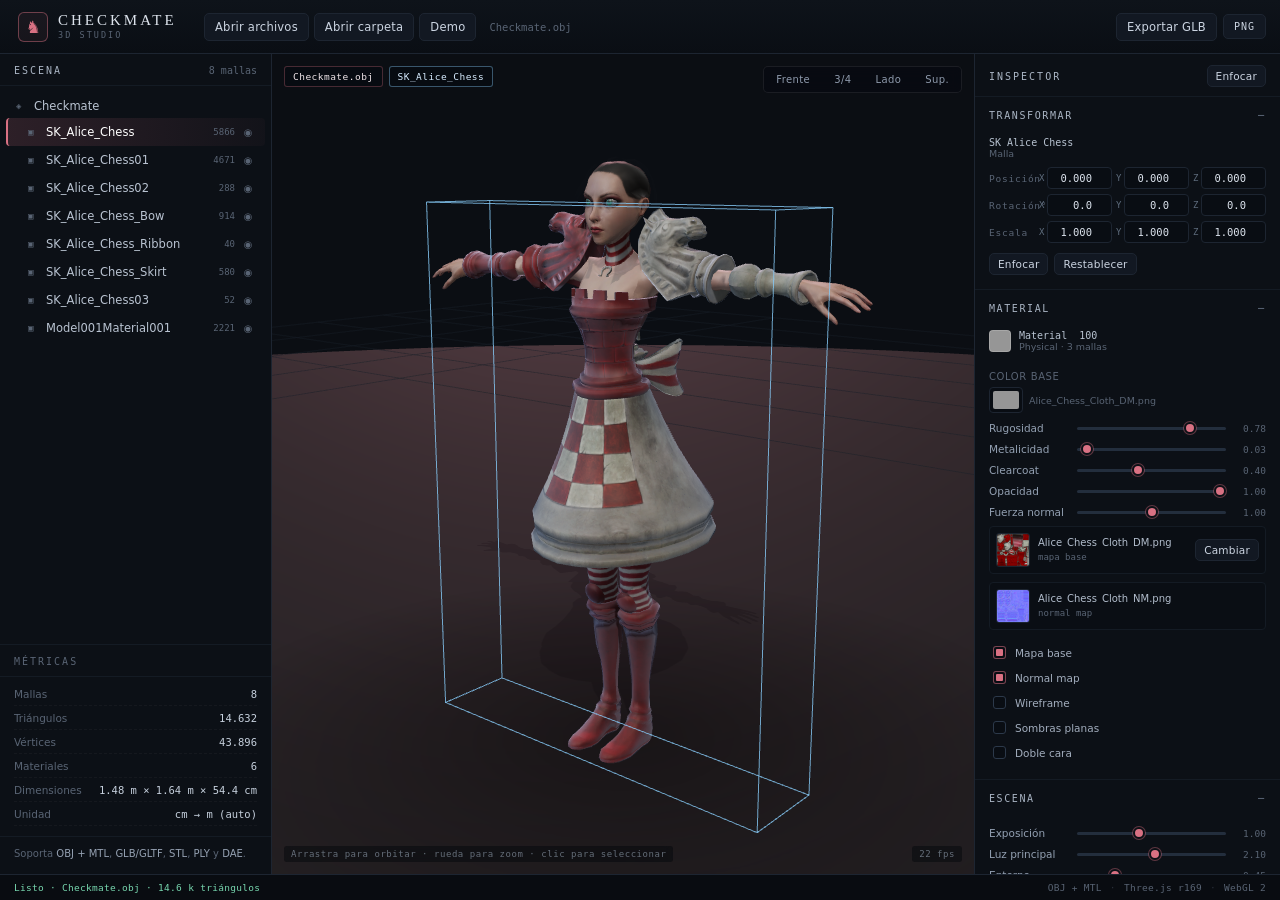
<file: index.html>
<!doctype html>
<html lang="es">
<head>
  <meta charset="utf-8" />
  <meta name="viewport" content="width=device-width, initial-scale=1" />
  <title>Checkmate Studio · visor y editor 3D</title>
  <meta name="description" content="Visor y editor 3D ligero en el navegador para OBJ/MTL, GLB/GLTF, STL, PLY y DAE. Carga Checkmate.obj, inspecciona materiales, edita transformaciones y exporta GLB." />
  <link rel="stylesheet" href="./studio.css" />
</head>
<body>
  <div class="app">
    <header class="topbar">
      <div class="brand">
        <span class="brand__glyph" aria-hidden="true">♞</span>
        <div class="brand__text">
          <strong>CHECKMATE</strong>
          <span>3D studio</span>
        </div>
      </div>

      <nav class="filebar" aria-label="Archivo">
        <button type="button" data-action="open-files">Abrir archivos</button>
        <button type="button" data-action="open-folder">Abrir carpeta</button>
        <button type="button" data-action="load-demo">Demo</button>
        <span id="file-label" class="file-label" title="Archivo actual">—</span>
      </nav>

      <div class="topbar__actions">
        <button type="button" class="btn btn--ghost only-mobile" data-action="toggle-left">Escena</button>
        <button type="button" class="btn btn--ghost only-mobile" data-action="toggle-right">Inspector</button>
        <button type="button" class="btn" data-action="export">Exportar GLB</button>
        <button type="button" class="btn btn--icon" data-action="shot" title="Guardar captura PNG">PNG</button>
      </div>
    </header>

    <aside class="panel panel--left" id="panel-left" aria-label="Escena y jerarquía">
      <div class="panel__head">
        <h2>Escena</h2>
        <span class="panel__meta" id="scene-count">—</span>
      </div>
      <div class="tree" id="tree" role="tree" aria-label="Jerarquía del modelo"></div>
      <div class="panel__section">
        <div class="panel__head"><h3>Métricas</h3></div>
        <dl class="stats" id="stats">
          <div><dt>Mallas</dt><dd>—</dd></div>
          <div><dt>Triángulos</dt><dd>—</dd></div>
          <div><dt>Vértices</dt><dd>—</dd></div>
          <div><dt>Materiales</dt><dd>—</dd></div>
          <div><dt>Dimensiones</dt><dd>—</dd></div>
        </dl>
      </div>
      <div class="panel__foot">
        <p>Soporta <b>OBJ + MTL</b>, <b>GLB/GLTF</b>, <b>STL</b>, <b>PLY</b> y <b>DAE</b>.</p>
      </div>
    </aside>

    <main class="viewport" id="viewport">
      <canvas id="view"></canvas>

      <div class="vp vp--tl">
        <span class="chip chip--strong" id="model-name">Checkmate</span>
        <span class="chip" id="selection-label">Sin selección</span>
      </div>

      <div class="vp vp--tr views" role="group" aria-label="Vistas de cámara">
        <button type="button" data-view="front">Frente</button>
        <button type="button" data-view="three">3/4</button>
        <button type="button" data-view="side">Lado</button>
        <button type="button" data-view="top">Sup.</button>
      </div>

      <div class="vp vp--bl">
        <span>Arrastra para orbitar · rueda para zoom · clic para seleccionar</span>
      </div>
      <div class="vp vp--br">
        <span id="fps">— fps</span>
      </div>

      <div class="drop" id="drop">
        <div>
          <strong>Suelta los archivos aquí</strong>
          <span>modelo + .mtl + texturas · o un único .glb / .stl / .ply</span>
        </div>
      </div>

      <div class="viewer-loading" id="viewer-loading">
        <span class="spinner" aria-hidden="true"></span>
        <p id="loading-text">Cargando Checkmate.obj…</p>
      </div>

      <div class="close-panels" id="close-panels" aria-hidden="true"></div>
    </main>

    <aside class="panel panel--right" id="panel-right" aria-label="Inspector">
      <div class="panel__head">
        <h2>Inspector</h2>
        <button type="button" class="btn btn--tiny" id="focus-btn">Enfocar</button>
      </div>
      <div class="panel__scroll">
        <details class="group" open>
          <summary>Transformar</summary>
          <div id="transform" class="group__body"></div>
        </details>

        <details class="group" open>
          <summary>Material</summary>
          <div id="material" class="group__body"></div>
        </details>

        <details class="group" open>
          <summary>Escena</summary>
          <div class="group__body">
            <label class="slider">
              <span>Exposición</span>
              <input type="range" id="exposure" min="0.3" max="2" step="0.01" value="1" />
              <output id="exposure-out">1.00</output>
            </label>
            <label class="slider">
              <span>Luz principal</span>
              <input type="range" id="key-light" min="0" max="4" step="0.05" value="2.1" />
              <output id="key-light-out">2.10</output>
            </label>
            <label class="slider">
              <span>Entorno</span>
              <input type="range" id="env-intensity" min="0" max="2" step="0.02" value="0.45" />
              <output id="env-intensity-out">0.45</output>
            </label>

            <div class="field">
              <span class="field__label">Fondo</span>
              <div class="swatches" id="swatches">
                <button type="button" class="swatch is-on" data-bg="studio" style="--c:#0b0e13" title="Estudio"></button>
                <button type="button" class="swatch" data-bg="midnight" style="--c:#04060b" title="Medianoche"></button>
                <button type="button" class="swatch" data-bg="ink" style="--c:#111827" title="Tinta"></button>
                <button type="button" class="swatch" data-bg="wine" style="--c:#1b0c12" title="Borgoña"></button>
                <button type="button" class="swatch" data-bg="paper" style="--c:#d7dde5" title="Papel"></button>
              </div>
            </div>

            <div class="toggles">
              <label class="check"><input type="checkbox" id="t-floor" checked /> Suelo</label>
              <label class="check"><input type="checkbox" id="t-grid" checked /> Cuadrícula</label>
              <label class="check"><input type="checkbox" id="t-shadows" checked /> Sombras</label>
              <label class="check"><input type="checkbox" id="t-rotate" /> Órbita</label>
              <label class="check"><input type="checkbox" id="t-wire" /> Wireframe</label>
              <label class="check"><input type="checkbox" id="t-skeleton" /> Esqueleto</label>
            </div>

            <div class="field">
              <span class="field__label">Escala del modelo</span>
              <div class="inline">
                <input type="number" id="model-scale" step="0.01" min="0.001" max="1000" value="1" />
                <button type="button" class="btn btn--tiny" id="apply-scale">Aplicar</button>
              </div>
            </div>
          </div>
        </details>
      </div>
    </aside>

    <footer class="statusbar">
      <span id="status">Iniciando…</span>
      <span class="statusbar__right"><span id="format-info">—</span><span class="sep">·</span>Three.js r169<span class="sep">·</span>WebGL 2</span>
    </footer>
  </div>

  <input id="file-input" type="file" multiple hidden
         accept=".obj,.mtl,.glb,.gltf,.bin,.stl,.ply,.dae,.png,.jpg,.jpeg,.webp,.tga,.bmp" />
  <input id="folder-input" type="file" webkitdirectory multiple hidden />
  <input id="texture-input" type="file" accept="image/*" hidden />

  <div id="toast" class="toast" role="status" aria-live="polite"></div>

  <script type="importmap">
  {
    "imports": {
      "three": "./vendor/three/build/three.module.js",
      "three/addons/": "./vendor/three/addons/"
    }
  }
  </script>
  <script type="module" src="./studio/main.js"></script>
</body>
</html>
</file>
<file: studio.css>
:root {
  --bg: #07090d;
  --panel: #0c1016;
  --panel-2: #10151d;
  --panel-3: #151b25;
  --line: #1d2531;
  --line-soft: #141b24;
  --text: #dde3ec;
  --muted: #7f8b9c;
  --faint: #596474;
  --accent: #d97183;
  --accent-soft: rgba(217, 113, 131, 0.14);
  --cyan: #85c9f6;
  --ok: #77d6ae;
  --topbar: 54px;
  --status: 26px;
  --left: 272px;
  --right: 306px;
  --mono: ui-monospace, "Cascadia Mono", "SFMono-Regular", Consolas, monospace;
  --sans: "Segoe UI", system-ui, -apple-system, "Helvetica Neue", sans-serif;
  color-scheme: dark;
}

* { box-sizing: border-box; }

html, body {
  margin: 0;
  height: 100%;
  background: var(--bg);
  color: var(--text);
  font-family: var(--sans);
  font-size: 13px;
  overflow: hidden;
  -webkit-font-smoothing: antialiased;
}

button, input, select { font: inherit; color: inherit; }
button { cursor: pointer; }

.app {
  display: grid;
  grid-template-columns: var(--left) minmax(0, 1fr) var(--right);
  grid-template-rows: var(--topbar) minmax(0, 1fr) var(--status);
  height: 100vh;
  height: 100dvh;
}

/* ------------------------------- topbar ------------------------------- */
.topbar {
  grid-column: 1 / -1;
  display: flex;
  align-items: center;
  gap: 18px;
  padding: 0 14px 0 18px;
  border-bottom: 1px solid var(--line);
  background: linear-gradient(180deg, #0e131a, #0a0e14);
  z-index: 40;
}

.brand { display: flex; align-items: center; gap: 10px; min-width: 168px; }

.brand__glyph {
  display: grid;
  place-items: center;
  width: 30px;
  height: 30px;
  border: 1px solid rgba(217, 113, 131, 0.45);
  border-radius: 6px;
  color: var(--accent);
  font-size: 17px;
  background: rgba(217, 113, 131, 0.06);
}

.brand__text { display: flex; flex-direction: column; line-height: 1.05; }
.brand__text strong {
  font-family: Georgia, "Times New Roman", serif;
  font-weight: 400;
  font-size: 15px;
  letter-spacing: 0.2em;
}
.brand__text span {
  font-family: var(--mono);
  font-size: 8.5px;
  letter-spacing: 0.24em;
  text-transform: uppercase;
  color: var(--faint);
  margin-top: 3px;
}

.filebar { display: flex; align-items: center; gap: 5px; flex: 1; min-width: 0; }

.filebar button, .btn {
  appearance: none;
  border: 1px solid var(--line);
  background: #121822;
  color: #cbd4e1;
  border-radius: 5px;
  padding: 6px 10px;
  font-size: 11.5px;
  letter-spacing: 0.02em;
  transition: border-color 0.18s ease, background 0.18s ease, color 0.18s ease;
  white-space: nowrap;
}
.filebar button:hover, .btn:hover { border-color: #334153; background: #18202c; color: #fff; }
.filebar button:active, .btn:active { transform: translateY(1px); }
.filebar button:focus-visible, .btn:focus-visible,
input:focus-visible, select:focus-visible, summary:focus-visible {
  outline: 1px solid var(--cyan);
  outline-offset: 1px;
}

.file-label {
  margin-left: 8px;
  min-width: 0;
  overflow: hidden;
  text-overflow: ellipsis;
  white-space: nowrap;
  font-family: var(--mono);
  font-size: 10.5px;
  color: var(--faint);
}

.topbar__actions { display: flex; align-items: center; gap: 6px; }
.btn--icon { font-family: var(--mono); font-size: 10px; letter-spacing: 0.1em; }
.btn--ghost { background: transparent; }
.btn--tiny { padding: 4px 8px; font-size: 10.5px; }
.only-mobile { display: none; }

/* ------------------------------- paneles ------------------------------- */
.panel {
  min-height: 0;
  background: var(--panel);
  display: flex;
  flex-direction: column;
  z-index: 20;
}
.panel--left { border-right: 1px solid var(--line); }
.panel--right { border-left: 1px solid var(--line); }

.panel__head {
  display: flex;
  align-items: center;
  justify-content: space-between;
  gap: 8px;
  padding: 11px 14px 9px;
  border-bottom: 1px solid var(--line-soft);
}
.panel__head h2, .panel__head h3 {
  margin: 0;
  font-family: var(--mono);
  font-size: 10px;
  font-weight: 500;
  letter-spacing: 0.2em;
  text-transform: uppercase;
  color: #aab5c4;
}
.panel__head h3 { color: var(--faint); }
.panel__meta {
  font-family: var(--mono);
  font-size: 10px;
  color: var(--faint);
}

.tree {
  flex: 1;
  overflow: auto;
  padding: 8px 6px;
  min-height: 120px;
}

.tree-node {
  display: flex;
  align-items: center;
  gap: 4px;
  width: 100%;
  border: 0;
  background: transparent;
  color: #b9c3d1;
  text-align: left;
  padding: 5px 8px 5px calc(8px + var(--depth, 0) * 12px);
  border-radius: 4px;
  border-left: 2px solid transparent;
  font-size: 11.5px;
}
.tree-node:hover { background: #131a24; color: #fff; }
.tree-node.is-selected {
  background: linear-gradient(90deg, rgba(217, 113, 131, 0.16), rgba(217, 113, 131, 0.03));
  border-left-color: var(--accent);
  color: #fff;
}
.tree-node.is-hidden { opacity: 0.42; }
.tree-node__glyph {
  width: 14px;
  flex: none;
  font-family: var(--mono);
  font-size: 9px;
  color: var(--faint);
}
.tree-node__name { flex: 1; min-width: 0; overflow: hidden; text-overflow: ellipsis; white-space: nowrap; }
.tree-node__count { font-family: var(--mono); font-size: 9px; color: var(--faint); }
.tree-node__eye {
  flex: none;
  width: 18px;
  height: 18px;
  display: grid;
  place-items: center;
  border: 0;
  border-radius: 3px;
  background: transparent;
  color: var(--faint);
  font-size: 10px;
  padding: 0;
}
.tree-node__eye:hover { background: #202a37; color: #fff; }

.panel__section { border-top: 1px solid var(--line-soft); }
.stats { margin: 0; padding: 6px 14px 10px; display: grid; gap: 1px; }
.stats > div {
  display: flex;
  justify-content: space-between;
  gap: 12px;
  padding: 5px 0;
  border-bottom: 1px dashed rgba(255, 255, 255, 0.035);
}
.stats dt { color: var(--faint); font-size: 10.5px; }
.stats dd {
  margin: 0;
  font-family: var(--mono);
  font-size: 10.5px;
  color: #c6d0dd;
  text-align: right;
}
.panel__foot { padding: 9px 14px 12px; border-top: 1px solid var(--line-soft); }
.panel__foot p { margin: 0; font-size: 10px; line-height: 1.6; color: var(--faint); }
.panel__foot b { color: #96a2b3; font-weight: 500; }

.panel__scroll { overflow: auto; flex: 1; padding-bottom: 20px; }
.group { border-bottom: 1px solid var(--line-soft); }
.group summary {
  list-style: none;
  cursor: pointer;
  padding: 11px 14px;
  font-family: var(--mono);
  font-size: 10px;
  letter-spacing: 0.16em;
  text-transform: uppercase;
  color: #a9b4c3;
  display: flex;
  align-items: center;
  justify-content: space-between;
  user-select: none;
}
.group summary::-webkit-details-marker { display: none; }
.group summary::after {
  content: "＋";
  color: var(--faint);
  font-size: 12px;
}
.group[open] summary::after { content: "−"; }
.group summary:hover { color: #fff; background: #111720; }
.group__body { padding: 2px 14px 14px; }

.empty {
  padding: 16px 2px;
  color: var(--faint);
  font-size: 11px;
  line-height: 1.6;
}

/* ------------------------------- campos ------------------------------- */
.field { margin-top: 11px; }
.field__label {
  display: block;
  margin-bottom: 5px;
  font-size: 10px;
  letter-spacing: 0.06em;
  color: var(--faint);
  text-transform: uppercase;
}
.inline { display: flex; gap: 6px; align-items: center; }

input[type="number"], select, input[type="text"] {
  width: 100%;
  border: 1px solid var(--line);
  background: #090d13;
  border-radius: 4px;
  padding: 5px 7px;
  font-family: var(--mono);
  font-size: 10.5px;
  color: #dbe2ec;
}
input[type="number"]:hover, select:hover { border-color: #2c394a; }
select { padding: 5px 6px; }

.transform-row {
  display: grid;
  grid-template-columns: 44px 1fr;
  align-items: center;
  gap: 6px;
  margin-bottom: 5px;
}
.transform-row > span {
  font-family: var(--mono);
  font-size: 9.5px;
  color: var(--faint);
  letter-spacing: 0.08em;
}
.xyz { display: grid; grid-template-columns: repeat(3, 1fr); gap: 4px; }
.xyz label { display: flex; align-items: center; gap: 3px; }
.xyz label b { font-family: var(--mono); font-size: 9px; font-weight: 400; color: #5f6d7e; }
.xyz input { padding: 4px 4px; text-align: right; }

.slider {
  display: grid;
  grid-template-columns: 78px 1fr 34px;
  align-items: center;
  gap: 8px;
  margin-top: 9px;
}
.slider > span { font-size: 10.5px; color: #93a0b2; }
.slider output { font-family: var(--mono); font-size: 9.5px; color: var(--faint); text-align: right; }
input[type="range"] {
  appearance: none;
  width: 100%;
  height: 3px;
  border-radius: 2px;
  background: #232e3d;
  outline: none;
}
input[type="range"]::-webkit-slider-thumb {
  appearance: none;
  width: 12px;
  height: 12px;
  border-radius: 50%;
  background: var(--accent);
  border: 2px solid #0c1016;
  box-shadow: 0 0 0 1px rgba(217, 113, 131, 0.4);
}
input[type="range"]::-moz-range-thumb {
  width: 10px; height: 10px; border-radius: 50%; background: var(--accent); border: 2px solid #0c1016;
}

.swatches { display: flex; gap: 6px; }
.swatch {
  width: 22px;
  height: 22px;
  border-radius: 3px;
  border: 1px solid rgba(255, 255, 255, 0.12);
  background: var(--c);
  padding: 0;
  position: relative;
}
.swatch.is-on { border-color: var(--accent); box-shadow: 0 0 0 1px rgba(217, 113, 131, 0.35); }
.swatch.is-on::after {
  content: "";
  position: absolute;
  inset: 6px;
  border: 1px solid rgba(255, 255, 255, 0.7);
  border-radius: 1px;
}

.toggles { display: grid; grid-template-columns: 1fr 1fr; gap: 3px 8px; margin-top: 12px; }
.check {
  display: flex;
  align-items: center;
  gap: 6px;
  font-size: 10.5px;
  color: #a2adbd;
  padding: 3px 0;
  cursor: pointer;
}
.check input {
  appearance: none;
  width: 13px;
  height: 13px;
  border: 1px solid #2c394a;
  border-radius: 3px;
  background: #090d13;
  display: grid;
  place-items: center;
  flex: none;
}
.check input::after {
  content: "";
  width: 7px;
  height: 7px;
  border-radius: 1px;
  background: var(--accent);
  transform: scale(0);
  transition: transform 0.12s ease;
}
.check input:checked::after { transform: scale(1); }
.check input:checked { border-color: rgba(217, 113, 131, 0.55); }

/* material */
.mat-head {
  display: flex;
  align-items: center;
  gap: 8px;
  padding: 2px 0 8px;
}
.mat-swatch {
  width: 22px;
  height: 22px;
  border-radius: 4px;
  border: 1px solid rgba(255, 255, 255, 0.16);
  flex: none;
}
.mat-name {
  font-family: var(--mono);
  font-size: 10px;
  color: #b8c3d1;
  overflow: hidden;
  text-overflow: ellipsis;
  white-space: nowrap;
}
.mat-type { font-size: 9.5px; color: var(--faint); }

.tex-row {
  display: flex;
  align-items: center;
  gap: 8px;
  margin-top: 8px;
  padding: 6px;
  border: 1px solid var(--line-soft);
  border-radius: 4px;
  background: #0a0e14;
}
.tex-row img {
  width: 34px;
  height: 34px;
  object-fit: cover;
  border-radius: 3px;
  background: #06090d;
  border: 1px solid var(--line);
  flex: none;
}
.tex-row__meta { flex: 1; min-width: 0; }
.tex-row__meta b {
  display: block;
  font-weight: 400;
  font-size: 10px;
  color: #b2bdcc;
  overflow: hidden;
  text-overflow: ellipsis;
  white-space: nowrap;
}
.tex-row__meta span { font-family: var(--mono); font-size: 9px; color: var(--faint); }

.checkline {
  display: flex;
  align-items: center;
  justify-content: space-between;
  gap: 8px;
  padding: 5px 0;
  font-size: 10.5px;
  color: #9aa5b5;
  border-bottom: 1px dashed rgba(255, 255, 255, 0.035);
}
.checkline input { flex: none; }

.color-line { display: flex; gap: 6px; align-items: center; }
input[type="color"] {
  appearance: none;
  width: 34px;
  height: 26px;
  padding: 0;
  border: 1px solid var(--line);
  background: #090d13;
  border-radius: 4px;
}
input[type="color"]::-webkit-color-swatch-wrapper { padding: 3px; }
input[type="color"]::-webkit-color-swatch { border: 0; border-radius: 2px; }

/* ------------------------------- viewport ------------------------------- */
.viewport {
  position: relative;
  min-width: 0;
  min-height: 0;
  background:
    radial-gradient(80% 70% at 50% 42%, #10151e 0%, #080b10 70%, #05070a 100%);
  overflow: hidden;
}
#view { position: absolute; inset: 0; width: 100%; height: 100%; display: block; touch-action: none; }

.vp {
  position: absolute;
  z-index: 4;
  pointer-events: none;
  display: flex;
  align-items: center;
  gap: 6px;
}
.vp--tl { top: 12px; left: 12px; flex-wrap: wrap; max-width: calc(100% - 24px); }
.vp--tr { top: 12px; right: 12px; pointer-events: auto; }
.vp--bl { bottom: 12px; left: 12px; }
.vp--br { bottom: 12px; right: 12px; }
.vp--bl span, .vp--br span {
  font-family: var(--mono);
  font-size: 9px;
  letter-spacing: 0.06em;
  color: rgba(170, 185, 204, 0.55);
  background: rgba(5, 8, 12, 0.5);
  padding: 3px 7px;
  border-radius: 3px;
  backdrop-filter: blur(4px);
}

.chip {
  font-family: var(--mono);
  font-size: 9.5px;
  letter-spacing: 0.05em;
  color: #aeb9c8;
  background: rgba(7, 11, 17, 0.66);
  border: 1px solid rgba(255, 255, 255, 0.08);
  padding: 4px 8px;
  border-radius: 3px;
  backdrop-filter: blur(6px);
  max-width: 260px;
  overflow: hidden;
  text-overflow: ellipsis;
  white-space: nowrap;
}
.chip--strong { color: #f0e6e9; border-color: rgba(217, 113, 131, 0.3); }
.chip--sel { border-color: rgba(133, 201, 246, 0.4); color: #d7ecff; }

.views {
  background: rgba(7, 11, 17, 0.72);
  border: 1px solid rgba(255, 255, 255, 0.08);
  border-radius: 5px;
  padding: 3px;
  backdrop-filter: blur(8px);
}
.views button {
  border: 0;
  background: transparent;
  color: #8f9bad;
  border-radius: 3px;
  padding: 4px 9px;
  font-size: 10px;
  letter-spacing: 0.04em;
}
.views button:hover { background: #1a2330; color: #fff; }

.drop {
  position: absolute;
  inset: 12px;
  z-index: 12;
  display: grid;
  place-items: center;
  border: 1px dashed rgba(133, 201, 246, 0.45);
  background: rgba(5, 9, 14, 0.82);
  backdrop-filter: blur(6px);
  opacity: 0;
  visibility: hidden;
  transition: opacity 0.2s ease, visibility 0.2s ease;
  pointer-events: none;
}
.drop div { text-align: center; }
.drop strong {
  display: block;
  font-family: Georgia, serif;
  font-weight: 400;
  font-size: 22px;
  letter-spacing: 0.04em;
  color: #eef6ff;
  margin-bottom: 6px;
}
.drop span { font-size: 11px; color: #8b9cb0; letter-spacing: 0.04em; }
body.is-dragging .drop { opacity: 1; visibility: visible; }

.viewer-loading {
  position: absolute;
  inset: 0;
  z-index: 10;
  display: flex;
  flex-direction: column;
  align-items: center;
  justify-content: center;
  gap: 12px;
  background: rgba(5, 8, 12, 0.75);
  backdrop-filter: blur(3px);
  opacity: 0;
  visibility: hidden;
  transition: opacity 0.3s ease, visibility 0.3s ease;
}
.viewer-loading.is-on { opacity: 1; visibility: visible; }
.viewer-loading p {
  margin: 0;
  font-family: var(--mono);
  font-size: 10px;
  letter-spacing: 0.12em;
  text-transform: uppercase;
  color: #a4b2c4;
}
.spinner {
  width: 22px;
  height: 22px;
  border-radius: 50%;
  border: 1px solid rgba(217, 113, 131, 0.25);
  border-top-color: var(--accent);
  animation: spin 0.9s linear infinite;
}
@keyframes spin { to { transform: rotate(360deg); } }

/* ------------------------------- statusbar ------------------------------- */
.statusbar {
  grid-column: 1 / -1;
  display: flex;
  align-items: center;
  justify-content: space-between;
  gap: 16px;
  padding: 0 14px;
  border-top: 1px solid var(--line);
  background: #090c11;
  color: var(--faint);
  font-family: var(--mono);
  font-size: 9.5px;
  letter-spacing: 0.03em;
  z-index: 40;
}
.statusbar__right { display: flex; align-items: center; gap: 8px; white-space: nowrap; }
.sep { opacity: 0.4; }
#status { overflow: hidden; text-overflow: ellipsis; white-space: nowrap; }
#status.is-error { color: #ef8f9e; }
#status.is-ok { color: var(--ok); }

/* ------------------------------- toast ------------------------------- */
.toast {
  position: fixed;
  left: 50%;
  bottom: 44px;
  transform: translate(-50%, 10px);
  z-index: 60;
  max-width: min(560px, 88vw);
  padding: 9px 14px;
  border: 1px solid rgba(217, 113, 131, 0.35);
  border-radius: 5px;
  background: rgba(10, 14, 20, 0.94);
  color: #ecdfe2;
  font-size: 11px;
  line-height: 1.5;
  text-align: center;
  opacity: 0;
  pointer-events: none;
  transition: opacity 0.25s ease, transform 0.25s ease;
  box-shadow: 0 12px 48px rgba(0, 0, 0, 0.5);
}
.toast.is-on { opacity: 1; transform: translate(-50%, 0); }
.toast.is-error { border-color: rgba(239, 143, 158, 0.5); }

.close-panels { display: none; }

/* ------------------------------- scrollbars ------------------------------- */
* { scrollbar-width: thin; scrollbar-color: #25303f transparent; }
*::-webkit-scrollbar { width: 9px; height: 9px; }
*::-webkit-scrollbar-thumb { background: #222c39; border: 2px solid var(--panel); border-radius: 6px; }
*::-webkit-scrollbar-thumb:hover { background: #334154; }
*::-webkit-scrollbar-track { background: transparent; }

/* ------------------------------- responsive ------------------------------- */
@media (max-width: 1180px) {
  :root { --left: 244px; --right: 286px; }
  .filebar button { padding: 6px 8px; font-size: 11px; }
}

@media (max-width: 900px) {
  :root { --left: 280px; --right: 300px; }
  .app { grid-template-columns: minmax(0, 1fr); }
  .only-mobile { display: inline-flex; }
  .filebar .file-label { display: none; }
  .brand { min-width: 0; }
  .brand__text strong { font-size: 13px; }
  .panel {
    position: fixed;
    top: var(--topbar);
    bottom: var(--status);
    width: min(320px, 86vw);
    transition: transform 0.28s ease;
    box-shadow: 0 20px 60px rgba(0, 0, 0, 0.6);
  }
  .panel--left { left: 0; transform: translateX(-102%); }
  .panel--right { right: 0; transform: translateX(102%); }
  .panel.is-open { transform: none; }
  .close-panels.is-on {
    display: block;
    position: fixed;
    inset: var(--topbar) 0 var(--status);
    z-index: 19;
    background: rgba(0, 0, 0, 0.45);
  }
  .vp--tr { top: auto; bottom: 44px; right: 12px; }
  .vp--bl { display: none; }
  .topbar { gap: 8px; padding: 0 10px; }
  .filebar { gap: 3px; }
  .filebar button { padding: 6px 7px; }
  .btn--icon { display: none; }
}

@media (max-width: 640px) {
  .brand__text { display: none; }
  .topbar__actions .btn:not(.only-mobile):first-of-type { display: none; }
  .views button { padding: 4px 7px; }
}
</file>
